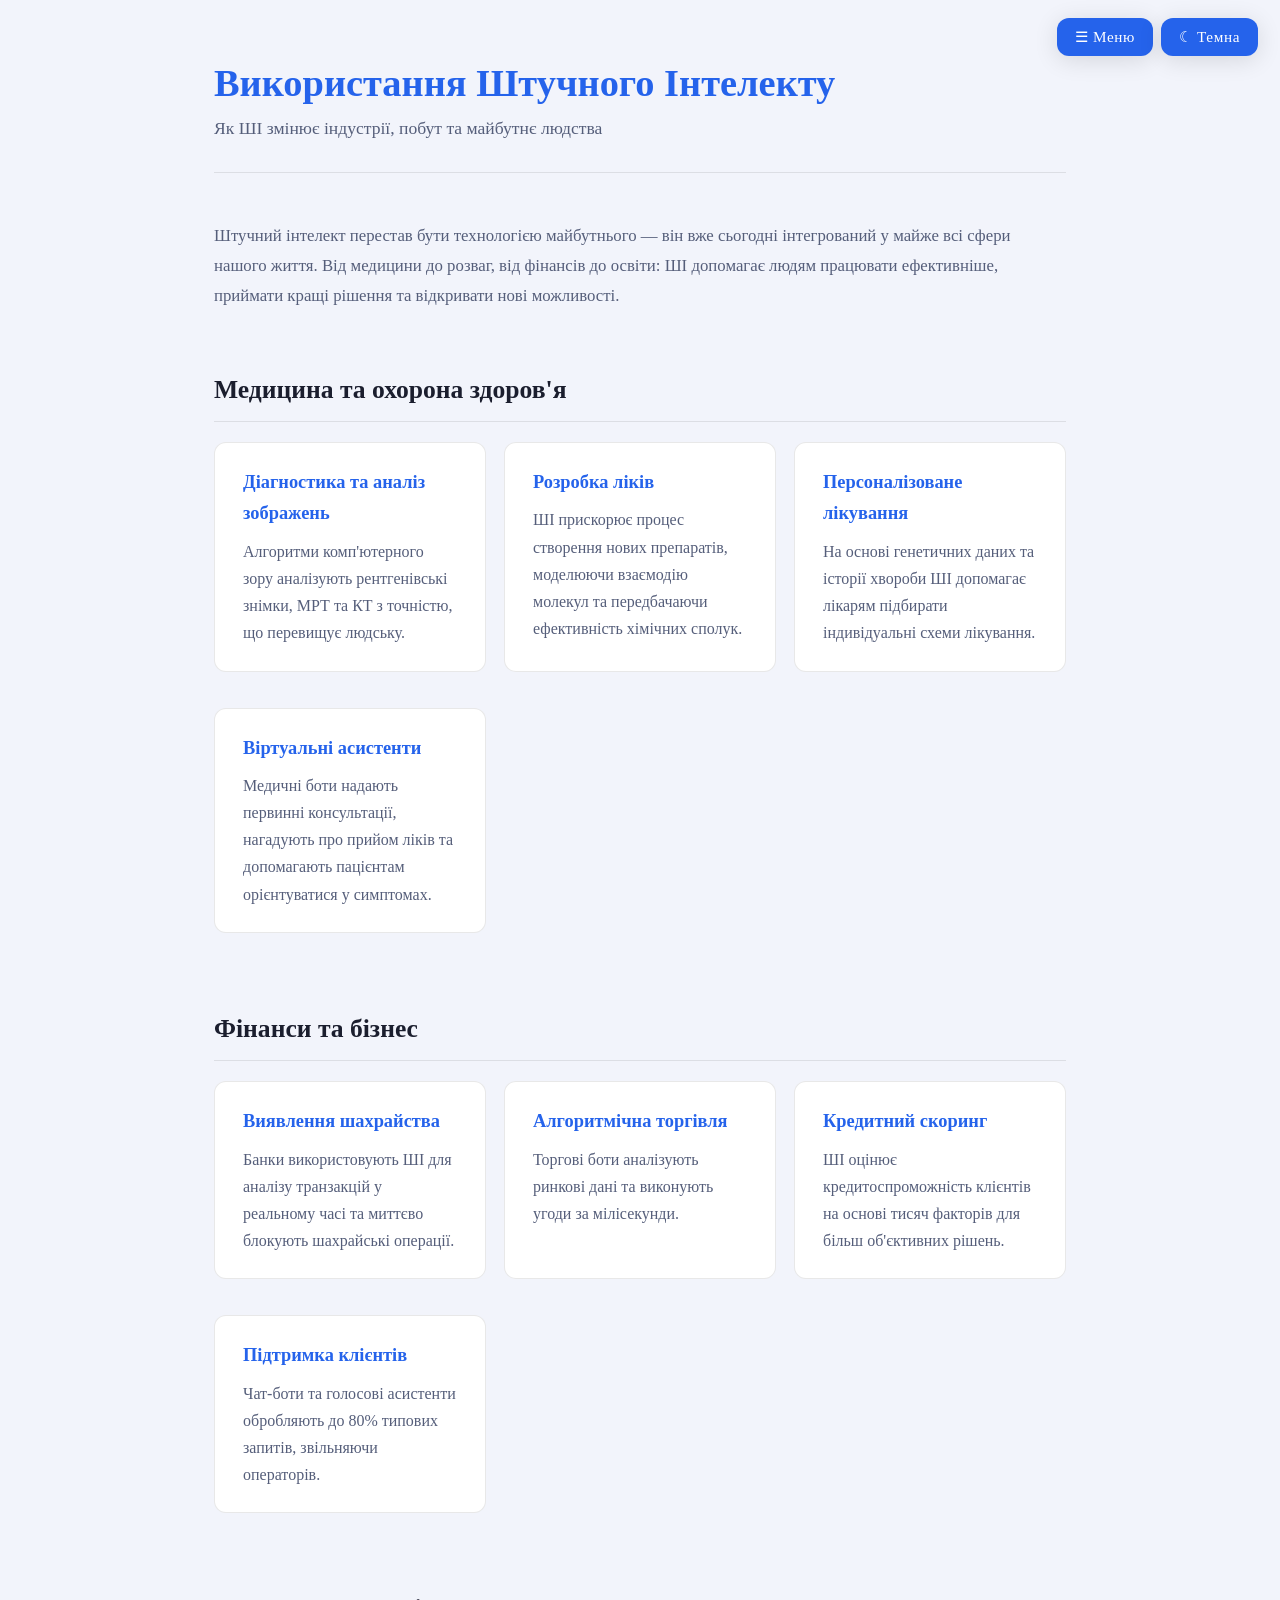
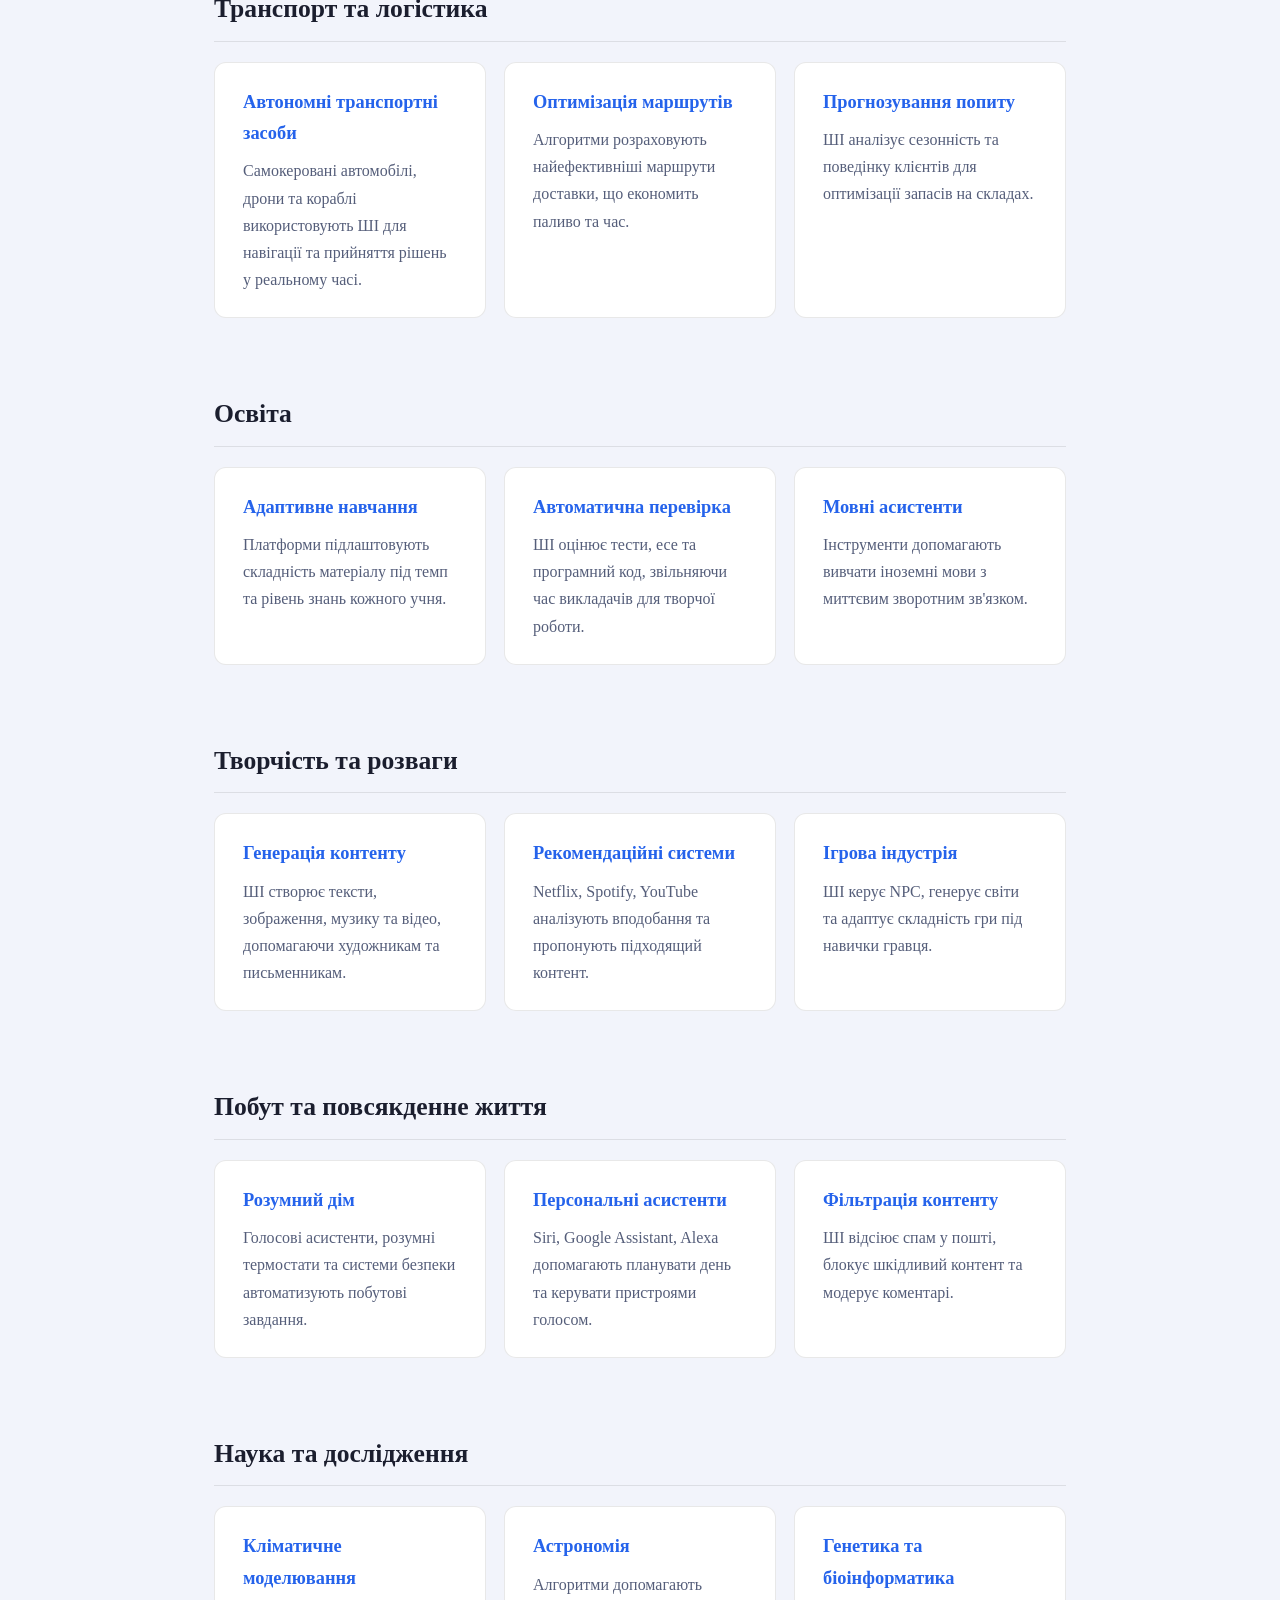
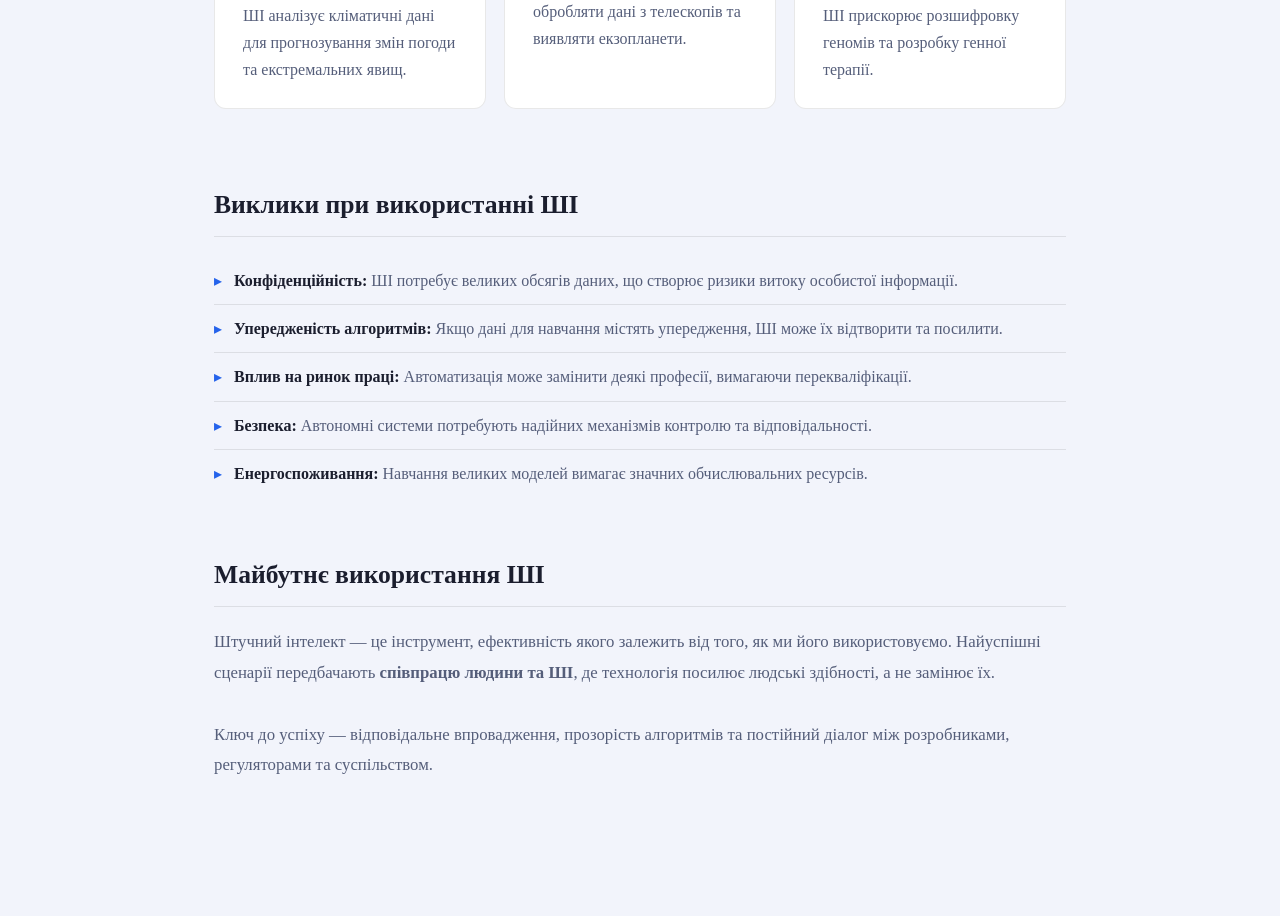
<file: applications.html>
<!DOCTYPE html>
<html lang="uk">
<head>
  <meta charset="UTF-8">
  <meta name="viewport" content="width=device-width, initial-scale=1.0">
  <meta name="description" content="Де використовується штучний інтелект: медицина, фінанси, транспорт, освіта, творчість і побут. Реальні приклади застосування ШІ сьогодні.">
  <meta name="robots" content="index, follow">
  <meta property="og:title" content="Використання Штучного Інтелекту">
  <meta property="og:description" content="Де використовується штучний інтелект: медицина, фінанси, транспорт, освіта, творчість і побут. Реальні приклади застосування ШІ сьогодні.">
  <meta property="og:type" content="website">
  <meta property="og:locale" content="uk_UA">
  <meta property="og:url" content="https://im2752844-wq.github.io/AI/applications.html">
  <link rel="canonical" href="https://im2752844-wq.github.io/AI/applications.html">
  <title>Використання ШІ</title>
  <link rel="stylesheet" href="Style.css">
</head>
<body>

  <nav class="nav" id="mainNav">
    <div class="nav__controls">
      <button class="nav__toggle" onclick="toggleNav()">☰ Меню</button>
      <button class="nav__theme-btn" id="themeToggle" onclick="toggleTheme()">☾ Темна</button>
    </div>
    <ul class="nav__list">
      <li><a href="index.html">Головна</a></li>
      <li><a href="aboutAI.html">Про ШІ</a></li>
      <li><a href="typesAI.html">Види ШІ</a></li>
      <li><a href="historyAI.html">Історія ШІ</a></li>
      <li><a href="newsAI.html">Новини</a></li>
    </ul>
  </nav>

  <button class="scroll-top-btn" id="scrollTopBtn" aria-label="Вгору">↑</button>

  <main class="page">

    <header class="page-header">
      <h1>Використання Штучного Інтелекту</h1>
      <p>Як ШІ змінює індустрії, побут та майбутнє людства</p>
    </header>

    <section class="section">
      <p class="intro-text">Штучний інтелект перестав бути технологією майбутнього — він вже сьогодні інтегрований у майже всі сфери нашого життя. Від медицини до розваг, від фінансів до освіти: ШІ допомагає людям працювати ефективніше, приймати кращі рішення та відкривати нові можливості.</p>
    </section>

    <section class="section">
      <h2>Медицина та охорона здоров'я</h2>
      <div class="card-grid">
        <div class="card">
          <h3>Діагностика та аналіз зображень</h3>
          <p>Алгоритми комп'ютерного зору аналізують рентгенівські знімки, МРТ та КТ з точністю, що перевищує людську.</p>
        </div>
        <div class="card">
          <h3>Розробка ліків</h3>
          <p>ШІ прискорює процес створення нових препаратів, моделюючи взаємодію молекул та передбачаючи ефективність хімічних сполук.</p>
        </div>
        <div class="card">
          <h3>Персоналізоване лікування</h3>
          <p>На основі генетичних даних та історії хвороби ШІ допомагає лікарям підбирати індивідуальні схеми лікування.</p>
        </div>
        <div class="card">
          <h3>Віртуальні асистенти</h3>
          <p>Медичні боти надають первинні консультації, нагадують про прийом ліків та допомагають пацієнтам орієнтуватися у симптомах.</p>
        </div>
      </div>
    </section>

    <section class="section">
      <h2>Фінанси та бізнес</h2>
      <div class="card-grid">
        <div class="card">
          <h3>Виявлення шахрайства</h3>
          <p>Банки використовують ШІ для аналізу транзакцій у реальному часі та миттєво блокують шахрайські операції.</p>
        </div>
        <div class="card">
          <h3>Алгоритмічна торгівля</h3>
          <p>Торгові боти аналізують ринкові дані та виконують угоди за мілісекунди.</p>
        </div>
        <div class="card">
          <h3>Кредитний скоринг</h3>
          <p>ШІ оцінює кредитоспроможність клієнтів на основі тисяч факторів для більш об'єктивних рішень.</p>
        </div>
        <div class="card">
          <h3>Підтримка клієнтів</h3>
          <p>Чат-боти та голосові асистенти обробляють до 80% типових запитів, звільняючи операторів.</p>
        </div>
      </div>
    </section>

    <section class="section">
      <h2>Транспорт та логістика</h2>
      <div class="card-grid">
        <div class="card">
          <h3>Автономні транспортні засоби</h3>
          <p>Самокеровані автомобілі, дрони та кораблі використовують ШІ для навігації та прийняття рішень у реальному часі.</p>
        </div>
        <div class="card">
          <h3>Оптимізація маршрутів</h3>
          <p>Алгоритми розраховують найефективніші маршрути доставки, що економить паливо та час.</p>
        </div>
        <div class="card">
          <h3>Прогнозування попиту</h3>
          <p>ШІ аналізує сезонність та поведінку клієнтів для оптимізації запасів на складах.</p>
        </div>
      </div>
    </section>

    <section class="section">
      <h2>Освіта</h2>
      <div class="card-grid">
        <div class="card">
          <h3>Адаптивне навчання</h3>
          <p>Платформи підлаштовують складність матеріалу під темп та рівень знань кожного учня.</p>
        </div>
        <div class="card">
          <h3>Автоматична перевірка</h3>
          <p>ШІ оцінює тести, есе та програмний код, звільняючи час викладачів для творчої роботи.</p>
        </div>
        <div class="card">
          <h3>Мовні асистенти</h3>
          <p>Інструменти допомагають вивчати іноземні мови з миттєвим зворотним зв'язком.</p>
        </div>
      </div>
    </section>

    <section class="section">
      <h2>Творчість та розваги</h2>
      <div class="card-grid">
        <div class="card">
          <h3>Генерація контенту</h3>
          <p>ШІ створює тексти, зображення, музику та відео, допомагаючи художникам та письменникам.</p>
        </div>
        <div class="card">
          <h3>Рекомендаційні системи</h3>
          <p>Netflix, Spotify, YouTube аналізують вподобання та пропонують підходящий контент.</p>
        </div>
        <div class="card">
          <h3>Ігрова індустрія</h3>
          <p>ШІ керує NPC, генерує світи та адаптує складність гри під навички гравця.</p>
        </div>
      </div>
    </section>

    <section class="section">
      <h2>Побут та повсякденне життя</h2>
      <div class="card-grid">
        <div class="card">
          <h3>Розумний дім</h3>
          <p>Голосові асистенти, розумні термостати та системи безпеки автоматизують побутові завдання.</p>
        </div>
        <div class="card">
          <h3>Персональні асистенти</h3>
          <p>Siri, Google Assistant, Alexa допомагають планувати день та керувати пристроями голосом.</p>
        </div>
        <div class="card">
          <h3>Фільтрація контенту</h3>
          <p>ШІ відсіює спам у пошті, блокує шкідливий контент та модерує коментарі.</p>
        </div>
      </div>
    </section>

    <section class="section">
      <h2>Наука та дослідження</h2>
      <div class="card-grid">
        <div class="card">
          <h3>Кліматичне моделювання</h3>
          <p>ШІ аналізує кліматичні дані для прогнозування змін погоди та екстремальних явищ.</p>
        </div>
        <div class="card">
          <h3>Астрономія</h3>
          <p>Алгоритми допомагають обробляти дані з телескопів та виявляти екзопланети.</p>
        </div>
        <div class="card">
          <h3>Генетика та біоінформатика</h3>
          <p>ШІ прискорює розшифровку геномів та розробку генної терапії.</p>
        </div>
      </div>
    </section>

    <section class="section">
      <h2>Виклики при використанні ШІ</h2>
      <ul class="styled-list">
        <li><strong>Конфіденційність:</strong> ШІ потребує великих обсягів даних, що створює ризики витоку особистої інформації.</li>
        <li><strong>Упередженість алгоритмів:</strong> Якщо дані для навчання містять упередження, ШІ може їх відтворити та посилити.</li>
        <li><strong>Вплив на ринок праці:</strong> Автоматизація може замінити деякі професії, вимагаючи перекваліфікації.</li>
        <li><strong>Безпека:</strong> Автономні системи потребують надійних механізмів контролю та відповідальності.</li>
        <li><strong>Енергоспоживання:</strong> Навчання великих моделей вимагає значних обчислювальних ресурсів.</li>
      </ul>
    </section>

    <section class="section">
      <h2>Майбутнє використання ШІ</h2>
      <p class="intro-text">Штучний інтелект — це інструмент, ефективність якого залежить від того, як ми його використовуємо. Найуспішні сценарії передбачають <strong>співпрацю людини та ШІ</strong>, де технологія посилює людські здібності, а не замінює їх.</p>
      <p class="intro-text">Ключ до успіху — відповідальне впровадження, прозорість алгоритмів та постійний діалог між розробниками, регуляторами та суспільством.</p>
    </section>

  </main>

  <script src="Main.JS" defer></script>
</body>
</html>
</file>
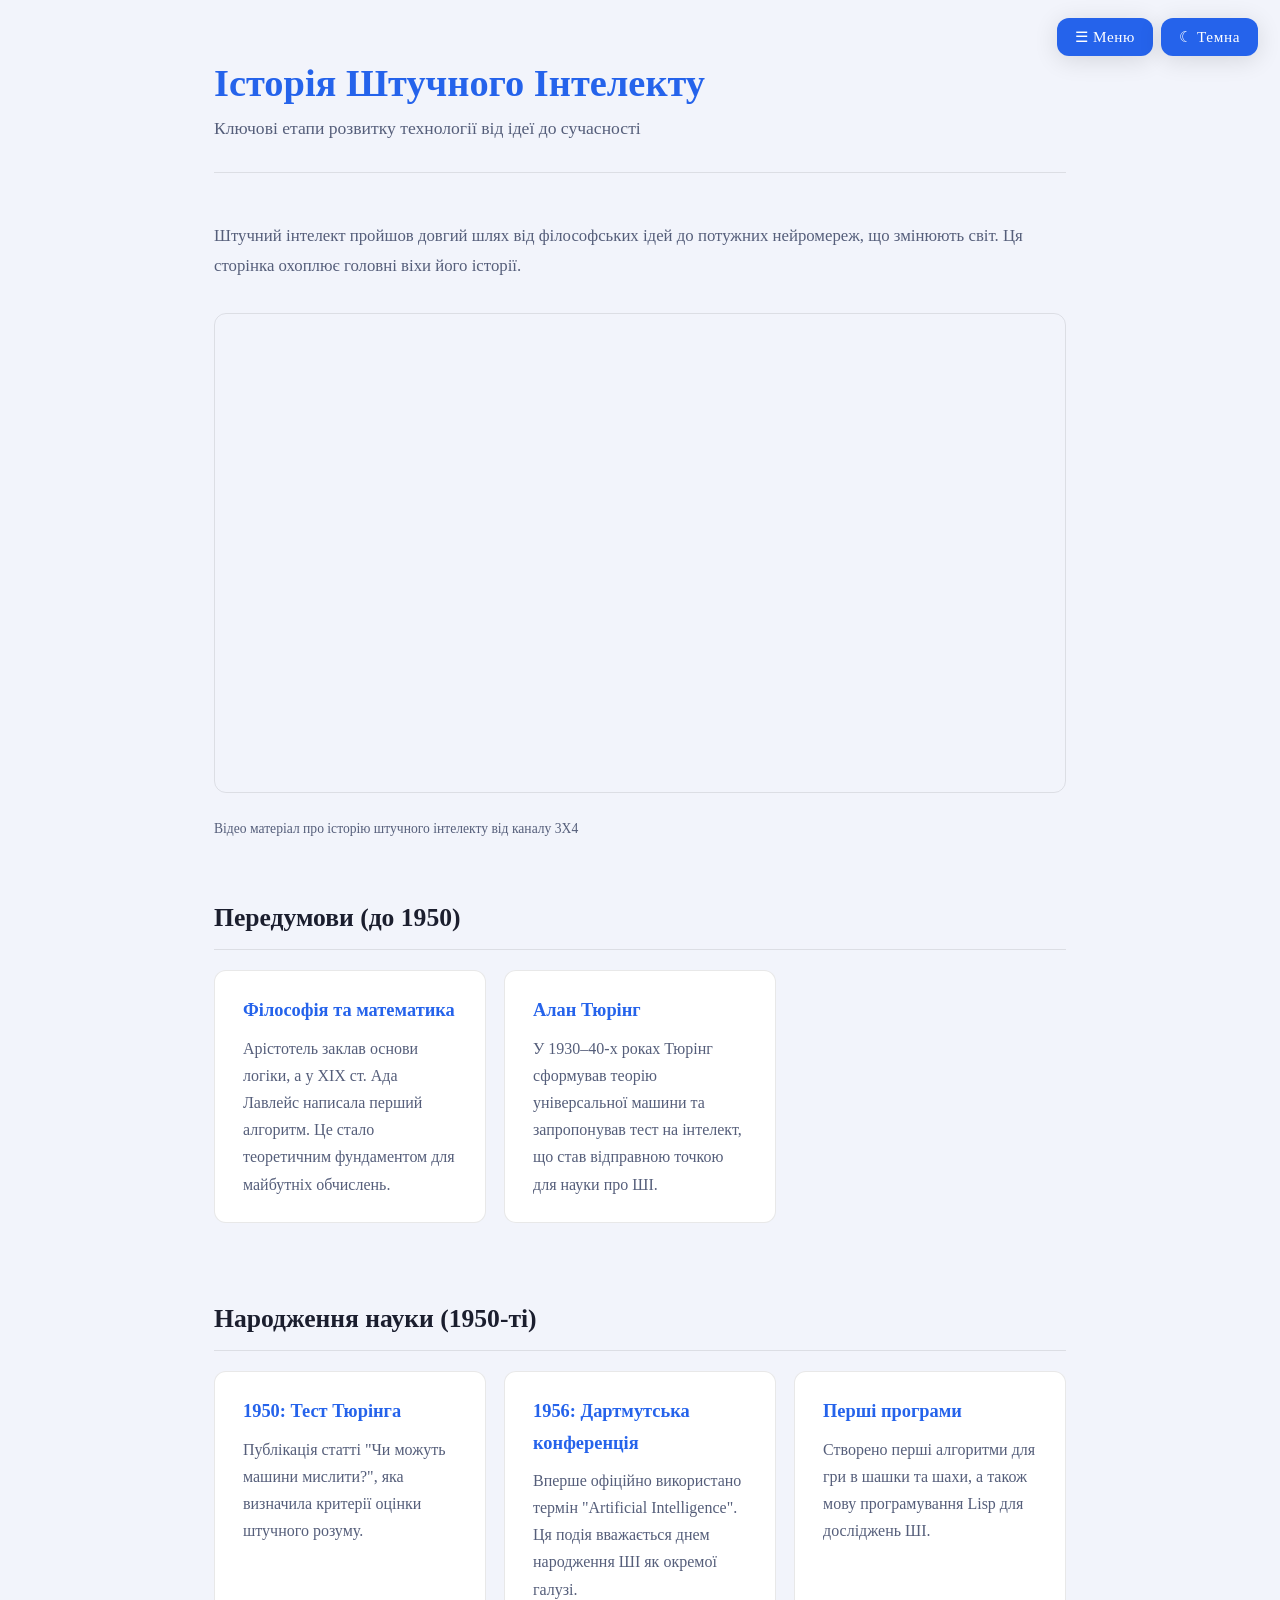
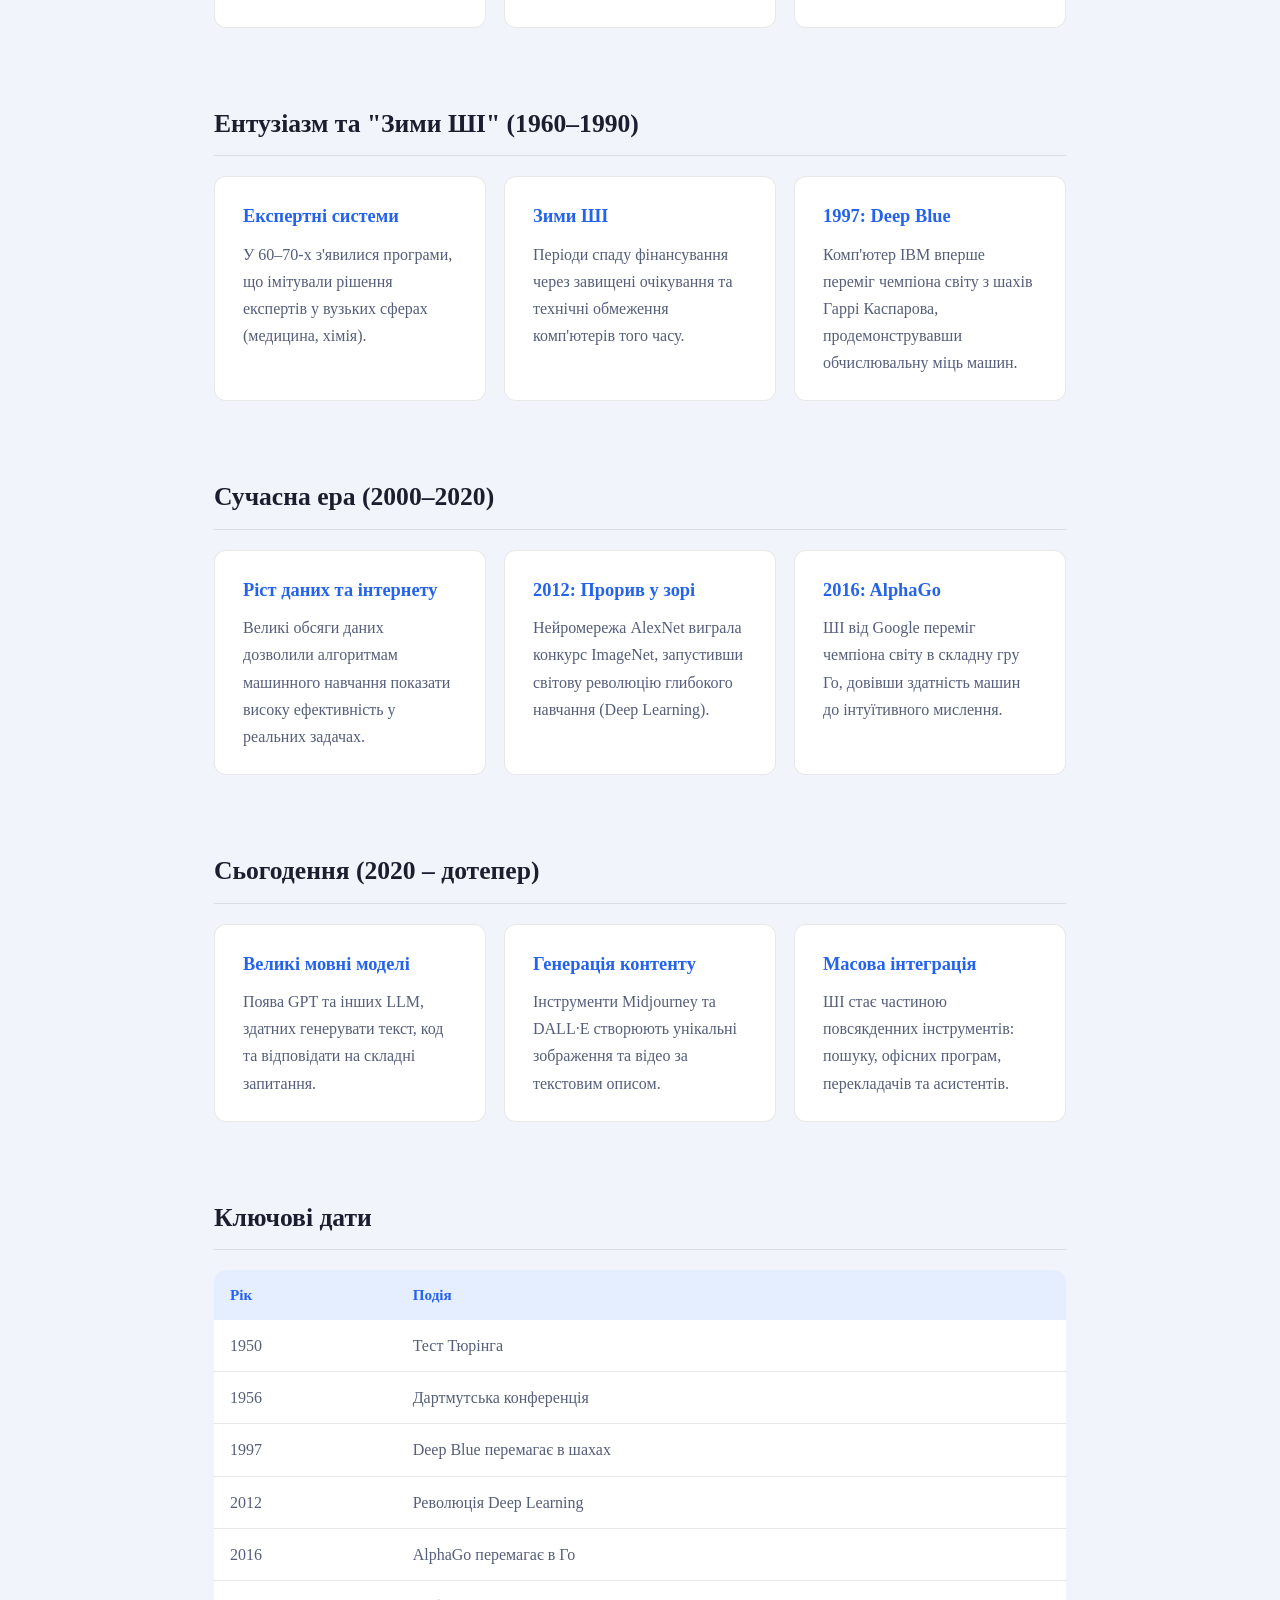
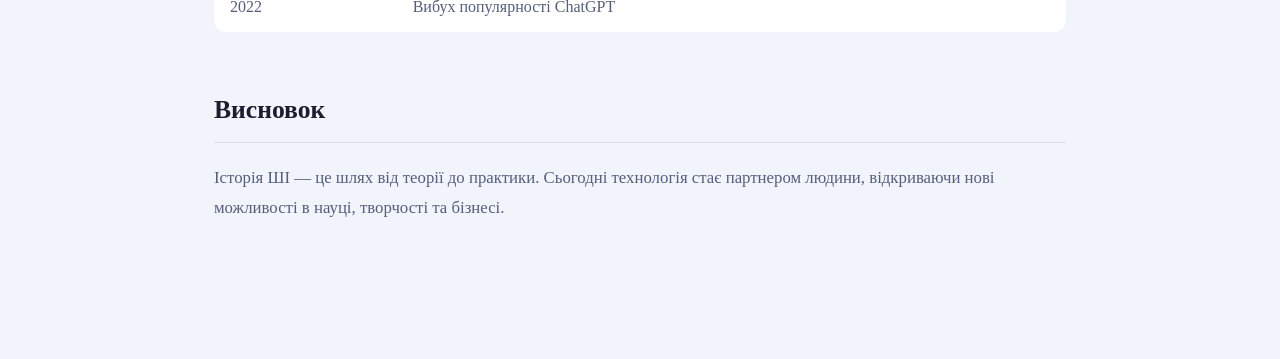
<file: historyAI.html>
<!DOCTYPE html>
<html lang="uk">
<head>
  <meta charset="UTF-8">
  <meta name="viewport" content="width=device-width, initial-scale=1.0">
  <meta name="description" content="Повна історія штучного інтелекту: від тесту Тюрінга 1950 року до сучасних великих мовних моделей GPT та Claude.">
  <meta name="robots" content="index, follow">
  <meta property="og:title" content="Історія Штучного Інтелекту">
  <meta property="og:description" content="Повна історія штучного інтелекту: від тесту Тюрінга 1950 року до сучасних великих мовних моделей GPT та Claude.">
  <meta property="og:type" content="website">
  <meta property="og:locale" content="uk_UA">
  <meta property="og:url" content="https://im2752844-wq.github.io/AI/historyAI.html">
  <link rel="canonical" href="https://im2752844-wq.github.io/AI/historyAI.html">
  <title>Історія ШІ</title>

  <!-- preconnect для YouTube (iframe на цій сторінці) -->
  <link rel="preconnect" href="https://www.youtube.com">
  <link rel="preconnect" href="https://i.ytimg.com">

  <link rel="stylesheet" href="Style.css">
</head>
<body>

  <nav class="nav" id="mainNav">
    <div class="nav__controls">
      <button class="nav__toggle" onclick="toggleNav()">☰ Меню</button>
      <button class="nav__theme-btn" id="themeToggle" onclick="toggleTheme()">☾ Темна</button>
    </div>
    <ul class="nav__list">
      <li><a href="index.html">Головна</a></li>
      <li><a href="aboutAI.html">Про ШІ</a></li>
      <li><a href="typesAI.html">Види ШІ</a></li>
      <li><a href="applications.html">Використання ШІ</a></li>
      <li><a href="newsAI.html">Новини</a></li>
    </ul>
  </nav>

  <button class="scroll-top-btn" id="scrollTopBtn" aria-label="Вгору">↑</button>

  <main class="page">

    <header class="page-header">
      <h1>Історія Штучного Інтелекту</h1>
      <p>Ключові етапи розвитку технології від ідеї до сучасності</p>
    </header>

    <section class="section">
      <p class="intro-text">Штучний інтелект пройшов довгий шлях від філософських ідей до потужних нейромереж, що змінюють світ. Ця сторінка охоплює головні віхи його історії.</p>
      <div class="video-wrap">

        <iframe
          src="https://www.youtube.com/embed/4xnQqnec-U8?si=HKFiWmlZ4BygMqIt"
          title="Відео про історію ШІ"
          frameborder="0"
          loading="lazy"
          allow="accelerometer; autoplay; clipboard-write; encrypted-media; gyroscope; picture-in-picture; web-share"
          referrerpolicy="strict-origin-when-cross-origin"
          allowfullscreen>
        </iframe>
      </div>
      <p style="color:var(--text-muted); font-size:0.85rem; margin-top:6px">Відео матеріал про історію штучного інтелекту від каналу 3Х4</p>
    </section>

    <section class="section">
      <h2>Передумови (до 1950)</h2>
      <div class="card-grid">
        <div class="card">
          <h3>Філософія та математика</h3>
          <p>Арістотель заклав основи логіки, а у XIX ст. Ада Лавлейс написала перший алгоритм. Це стало теоретичним фундаментом для майбутніх обчислень.</p>
        </div>
        <div class="card">
          <h3>Алан Тюрінг</h3>
          <p>У 1930–40-х роках Тюрінг сформував теорію універсальної машини та запропонував тест на інтелект, що став відправною точкою для науки про ШІ.</p>
        </div>
      </div>
    </section>

    <section class="section">
      <h2>Народження науки (1950-ті)</h2>
      <div class="card-grid">
        <div class="card">
          <h3>1950: Тест Тюрінга</h3>
          <p>Публікація статті "Чи можуть машини мислити?", яка визначила критерії оцінки штучного розуму.</p>
        </div>
        <div class="card">
          <h3>1956: Дартмутська конференція</h3>
          <p>Вперше офіційно використано термін "Artificial Intelligence". Ця подія вважається днем народження ШІ як окремої галузі.</p>
        </div>
        <div class="card">
          <h3>Перші програми</h3>
          <p>Створено перші алгоритми для гри в шашки та шахи, а також мову програмування Lisp для досліджень ШІ.</p>
        </div>
      </div>
    </section>

    <section class="section">
      <h2>Ентузіазм та "Зими ШІ" (1960–1990)</h2>
      <div class="card-grid">
        <div class="card">
          <h3>Експертні системи</h3>
          <p>У 60–70-х з'явилися програми, що імітували рішення експертів у вузьких сферах (медицина, хімія).</p>
        </div>
        <div class="card">
          <h3>Зими ШІ</h3>
          <p>Періоди спаду фінансування через завищені очікування та технічні обмеження комп'ютерів того часу.</p>
        </div>
        <div class="card">
          <h3>1997: Deep Blue</h3>
          <p>Комп'ютер IBM вперше переміг чемпіона світу з шахів Гаррі Каспарова, продемонструвавши обчислювальну міць машин.</p>
        </div>
      </div>
    </section>

    <section class="section">
      <h2>Сучасна ера (2000–2020)</h2>
      <div class="card-grid">
        <div class="card">
          <h3>Ріст даних та інтернету</h3>
          <p>Великі обсяги даних дозволили алгоритмам машинного навчання показати високу ефективність у реальних задачах.</p>
        </div>
        <div class="card">
          <h3>2012: Прорив у зорі</h3>
          <p>Нейромережа AlexNet виграла конкурс ImageNet, запустивши світову революцію глибокого навчання (Deep Learning).</p>
        </div>
        <div class="card">
          <h3>2016: AlphaGo</h3>
          <p>ШІ від Google переміг чемпіона світу в складну гру Го, довівши здатність машин до інтуїтивного мислення.</p>
        </div>
      </div>
    </section>

    <section class="section">
      <h2>Сьогодення (2020 – дотепер)</h2>
      <div class="card-grid">
        <div class="card">
          <h3>Великі мовні моделі</h3>
          <p>Поява GPT та інших LLM, здатних генерувати текст, код та відповідати на складні запитання.</p>
        </div>
        <div class="card">
          <h3>Генерація контенту</h3>
          <p>Інструменти Midjourney та DALL·E створюють унікальні зображення та відео за текстовим описом.</p>
        </div>
        <div class="card">
          <h3>Масова інтеграція</h3>
          <p>ШІ стає частиною повсякденних інструментів: пошуку, офісних програм, перекладачів та асистентів.</p>
        </div>
      </div>
    </section>

    <section class="section">
      <h2>Ключові дати</h2>
      <div class="table-scroll-wrap">
        <table class="styled-table">
          <thead>
            <tr>
              <th>Рік</th>
              <th>Подія</th>
            </tr>
          </thead>
          <tbody>
            <tr><td>1950</td><td>Тест Тюрінга</td></tr>
            <tr><td>1956</td><td>Дартмутська конференція</td></tr>
            <tr><td>1997</td><td>Deep Blue перемагає в шахах</td></tr>
            <tr><td>2012</td><td>Революція Deep Learning</td></tr>
            <tr><td>2016</td><td>AlphaGo перемагає в Го</td></tr>
            <tr><td>2022</td><td>Вибух популярності ChatGPT</td></tr>
          </tbody>
        </table>
      </div>
    </section>

    <section class="section">
      <h2>Висновок</h2>
      <p class="intro-text">Історія ШІ — це шлях від теорії до практики. Сьогодні технологія стає партнером людини, відкриваючи нові можливості в науці, творчості та бізнесі.</p>
    </section>

  </main>

  <!-- defer — скрипт завантажується паралельно, виконується після HTML -->
  <script src="Main.JS" defer></script>
</body>
</html>
</file>
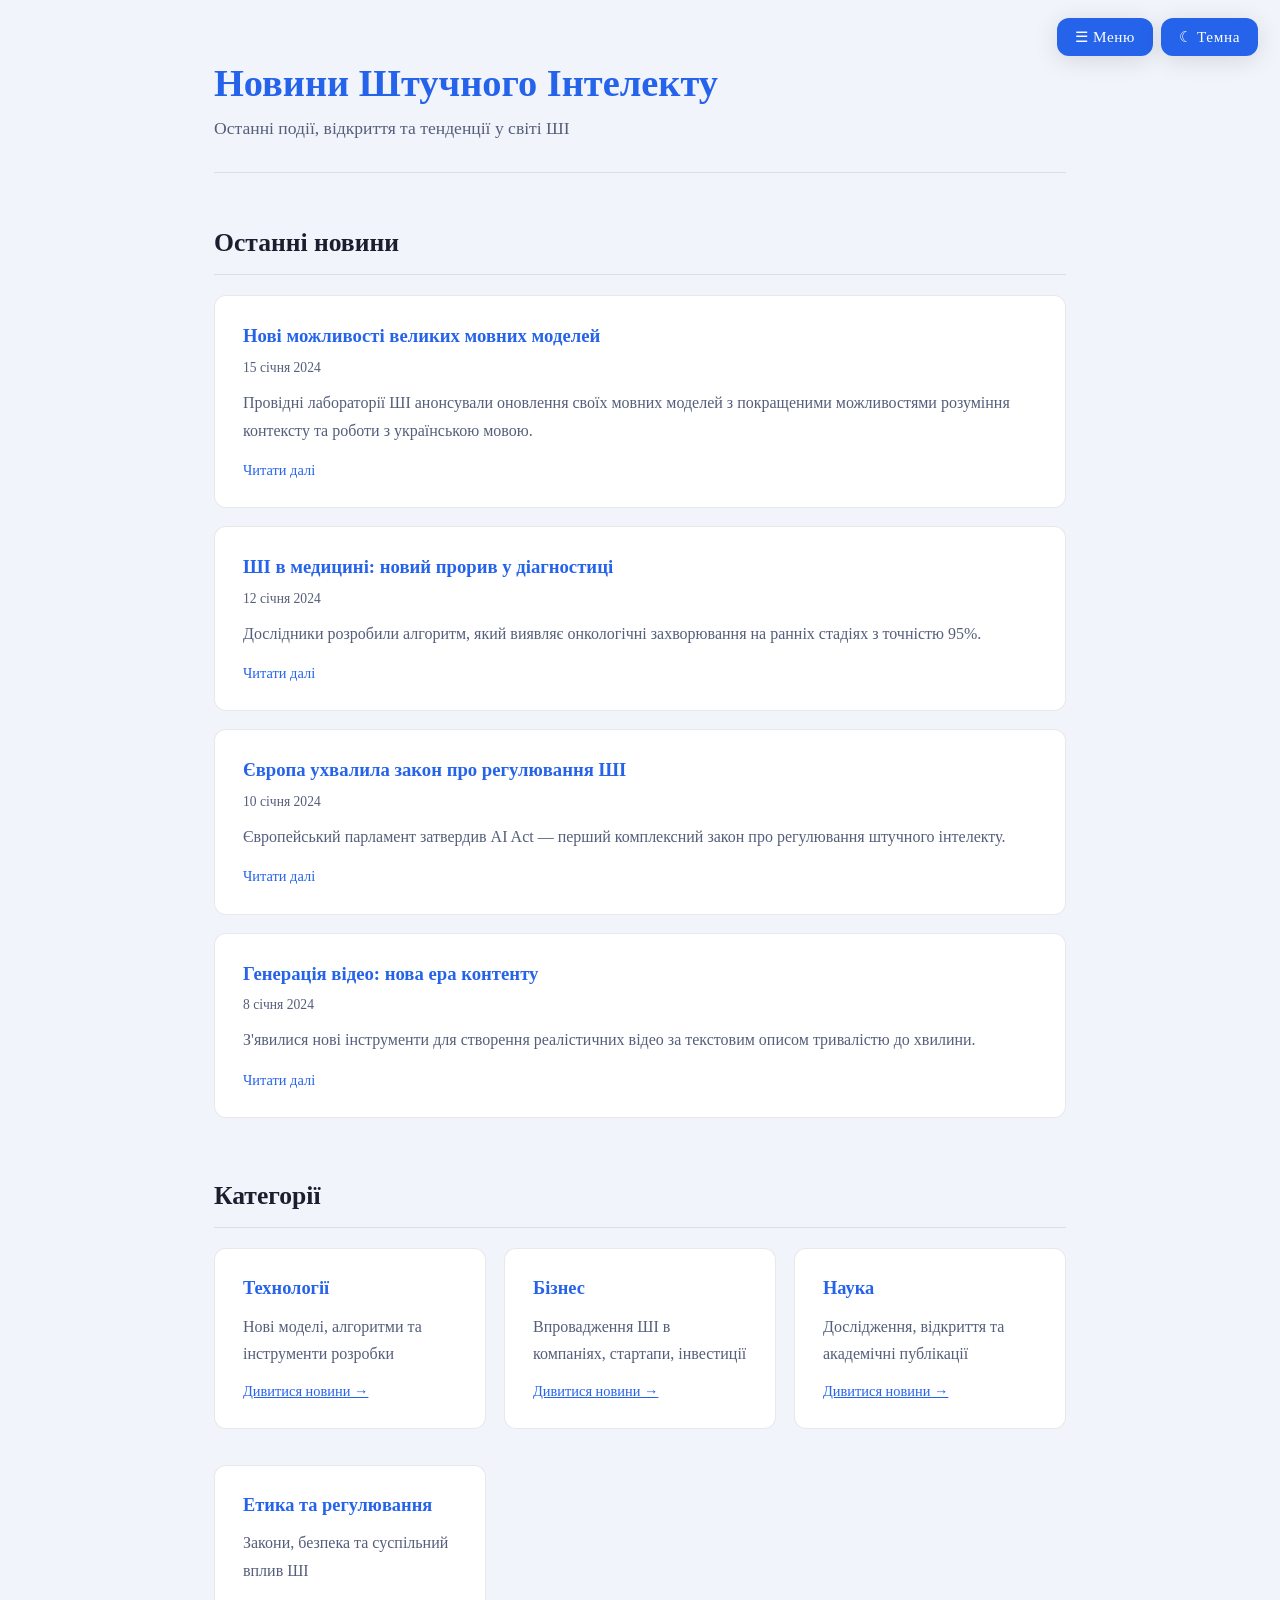
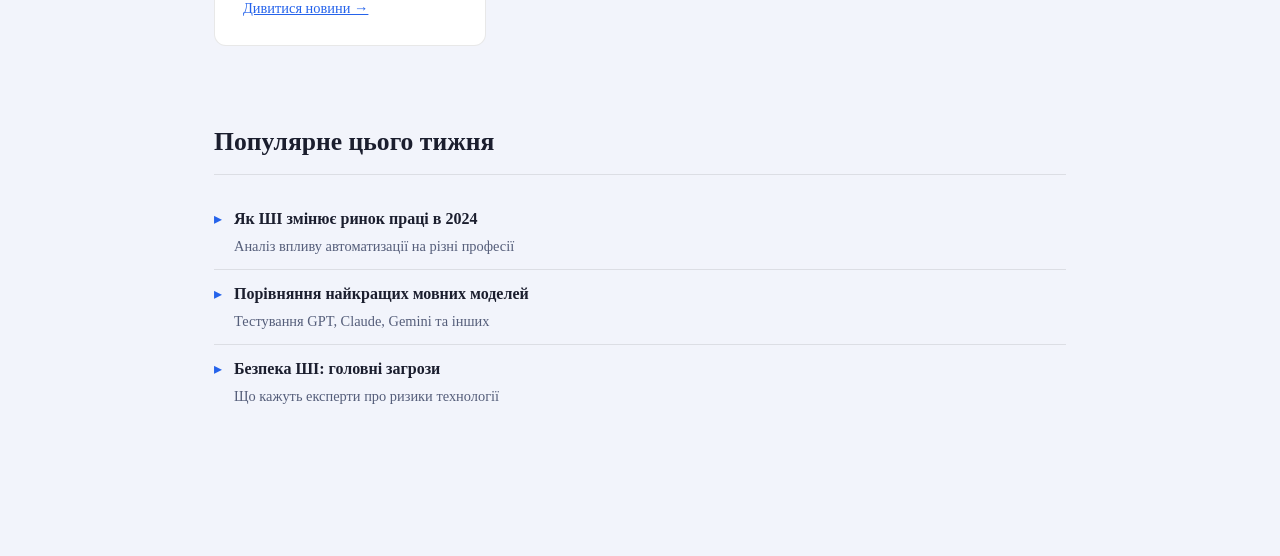
<file: newsAI.html>
<!DOCTYPE html>
<html lang="uk">
<head>
  <meta charset="UTF-8">
  <meta name="viewport" content="width=device-width, initial-scale=1.0">
  <meta name="description" content="Останні новини штучного інтелекту: нові моделі, прориви в медицині, регулювання ШІ в Європі та світі.">
  <meta name="robots" content="index, follow">
  <meta property="og:title" content="Новини Штучного Інтелекту">
  <meta property="og:description" content="Останні новини штучного інтелекту: нові моделі, прориви в медицині, регулювання ШІ в Європі та світі.">
  <meta property="og:type" content="website">
  <meta property="og:locale" content="uk_UA">
  <meta property="og:url" content="https://im2752844-wq.github.io/AI/newsAI.html">
  <link rel="canonical" href="https://im2752844-wq.github.io/AI/newsAI.html">
  <title>Новини ШІ</title>
  <link rel="stylesheet" href="Style.css">
</head>
<body>

  <nav class="nav" id="mainNav">
    <div class="nav__controls">
      <button class="nav__toggle" onclick="toggleNav()">☰ Меню</button>
      <button class="nav__theme-btn" id="themeToggle" onclick="toggleTheme()">☾ Темна</button>
    </div>
    <ul class="nav__list">
      <li><a href="index.html">Головна</a></li>
      <li><a href="aboutAI.html">Про ШІ</a></li>
      <li><a href="typesAI.html">Види ШІ</a></li>
      <li><a href="applications.html">Використання ШІ</a></li>
      <li><a href="historyAI.html">Історія ШІ</a></li>
    </ul>
  </nav>

  <button class="scroll-top-btn" id="scrollTopBtn" aria-label="Вгору">↑</button>

  <main class="page">

    <header class="page-header">
      <h1>Новини Штучного Інтелекту</h1>
      <p>Останні події, відкриття та тенденції у світі ШІ</p>
    </header>

    <section class="section">
      <h2>Останні новини</h2>

      <div class="news-article">
        <h3>Нові можливості великих мовних моделей</h3>
        <time datetime="2024-01-15">15 січня 2024</time>
        <p>Провідні лабораторії ШІ анонсували оновлення своїх мовних моделей з покращеними можливостями розуміння контексту та роботи з українською мовою.</p>
        <a href="#">Читати далі</a>
      </div>

      <div class="news-article">
        <h3>ШІ в медицині: новий прорив у діагностиці</h3>
        <time datetime="2024-01-12">12 січня 2024</time>
        <p>Дослідники розробили алгоритм, який виявляє онкологічні захворювання на ранніх стадіях з точністю 95%.</p>
        <a href="#">Читати далі</a>
      </div>

      <div class="news-article">
        <h3>Європа ухвалила закон про регулювання ШІ</h3>
        <time datetime="2024-01-10">10 січня 2024</time>
        <p>Європейський парламент затвердив AI Act — перший комплексний закон про регулювання штучного інтелекту.</p>
        <a href="#">Читати далі</a>
      </div>

      <div class="news-article">
        <h3>Генерація відео: нова ера контенту</h3>
        <time datetime="2024-01-08">8 січня 2024</time>
        <p>З'явилися нові інструменти для створення реалістичних відео за текстовим описом тривалістю до хвилини.</p>
        <a href="#">Читати далі</a>
      </div>
    </section>

    <section class="section">
      <h2>Категорії</h2>
      <div class="card-grid">
        <div class="card">
          <h3>Технології</h3>
          <p>Нові моделі, алгоритми та інструменти розробки</p>
          <a href="https://career.softserveinc.com/uk-ua/stories/best-generative-ai-tools-for-developers-and-businesses" style="display:inline-block; margin-top:12px; font-size:0.9rem">Дивитися новини →</a>
        </div>
        <div class="card">
          <h3>Бізнес</h3>
          <p>Впровадження ШІ в компаніях, стартапи, інвестиції</p>
          <a href="https://blog.depositphotos.com/ua/yak-zapustiti-shi-startap.html" style="display:inline-block; margin-top:12px; font-size:0.9rem">Дивитися новини →</a>
        </div>
        <div class="card">
          <h3>Наука</h3>
          <p>Дослідження, відкриття та академічні публікації</p>
          <a href="https://mindthegraph.com/blog/uk/ai-in-academic-research/" style="display:inline-block; margin-top:12px; font-size:0.9rem">Дивитися новини →</a>
        </div>
        <div class="card">
          <h3>Етика та регулювання</h3>
          <p>Закони, безпека та суспільний вплив ШІ</p>
          <a href="https://biz.ligazakon.net/analitycs/241001_pravove-regulyuvannya-vikoristannya-shtuchnogo-ntelektu-v-ukran-ta-s" style="display:inline-block; margin-top:12px; font-size:0.9rem">Дивитися новини →</a>
        </div>
      </div>
    </section>

    <section class="section">
      <h2>Популярне цього тижня</h2>
      <ul class="styled-list">
        <li>
          <strong>Як ШІ змінює ринок праці в 2024</strong><br>
          <span style="font-size:0.9rem">Аналіз впливу автоматизації на різні професії</span>
        </li>
        <li>
          <strong>Порівняння найкращих мовних моделей</strong><br>
          <span style="font-size:0.9rem">Тестування GPT, Claude, Gemini та інших</span>
        </li>
        <li>
          <strong>Безпека ШІ: головні загрози</strong><br>
          <span style="font-size:0.9rem">Що кажуть експерти про ризики технології</span>
        </li>
      </ul>
    </section>

  </main>

  <script src="Main.JS" defer></script>
</body>
</html>
</file>
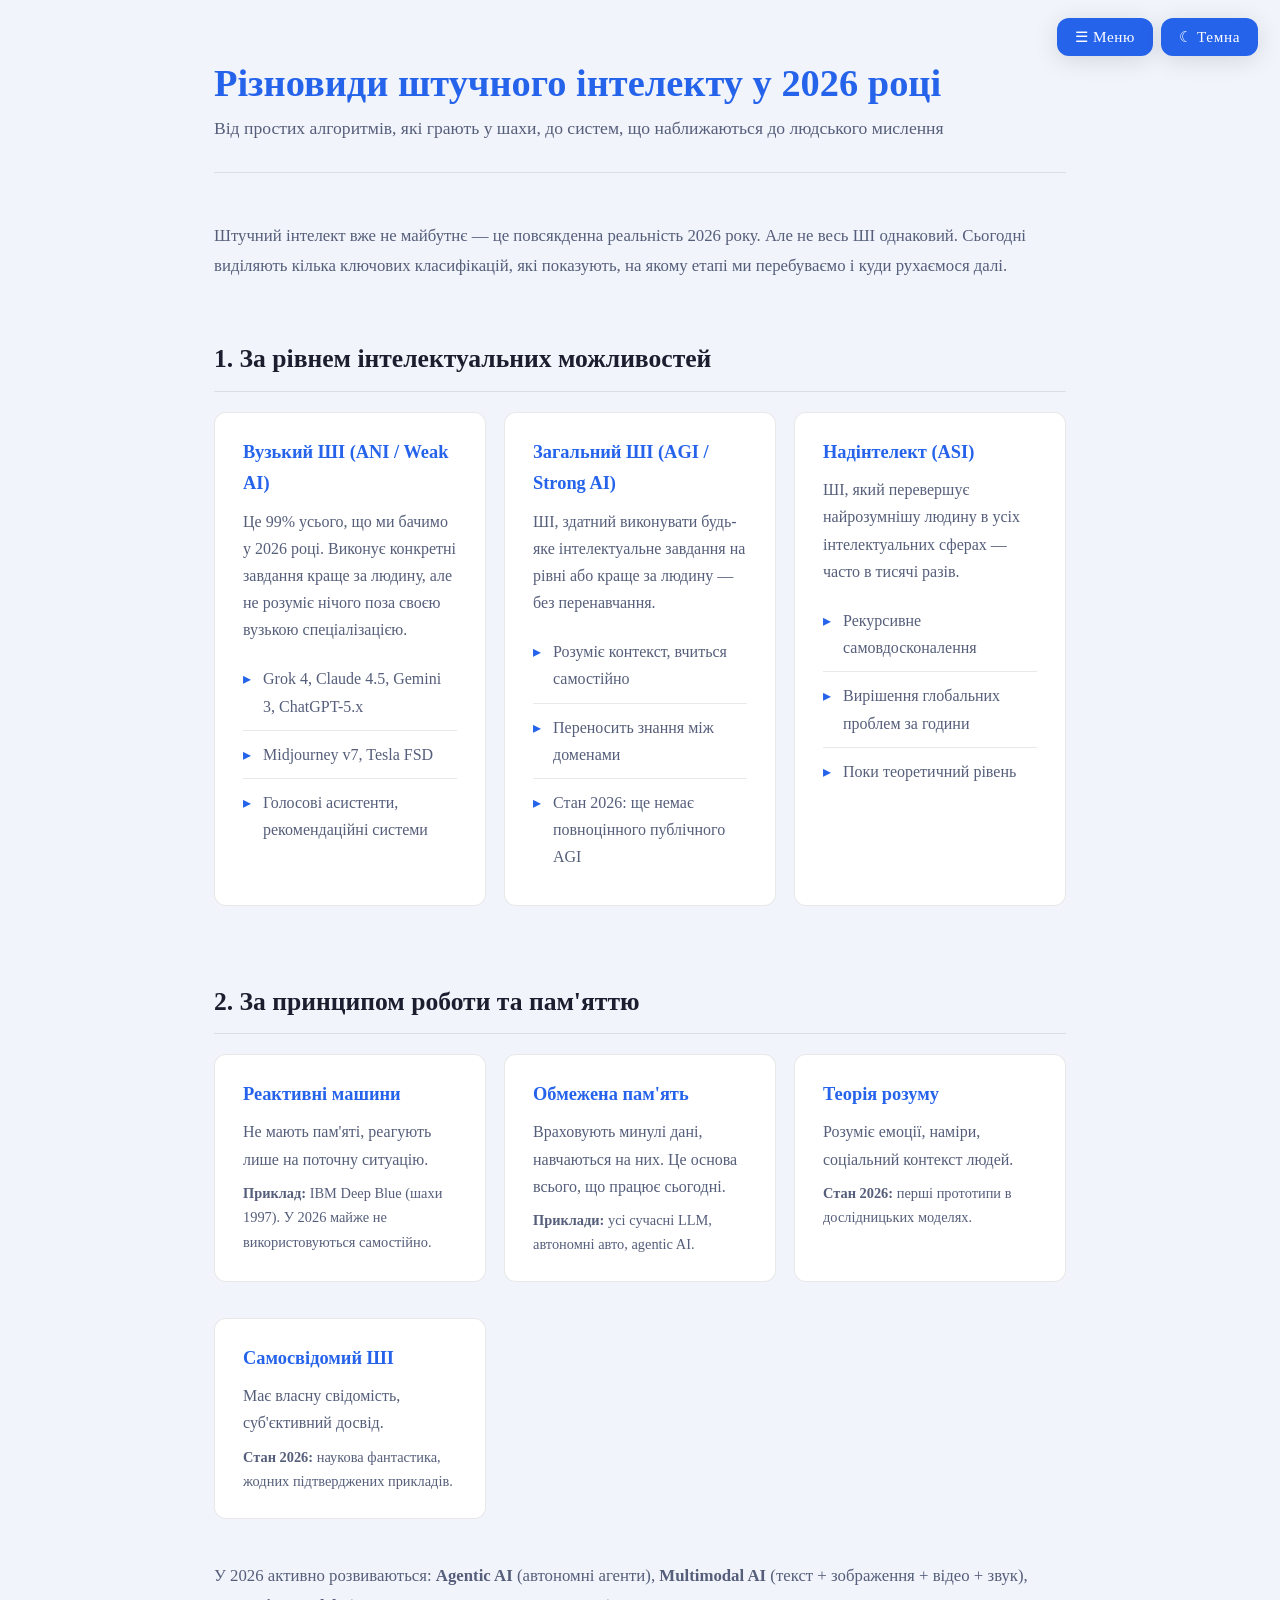
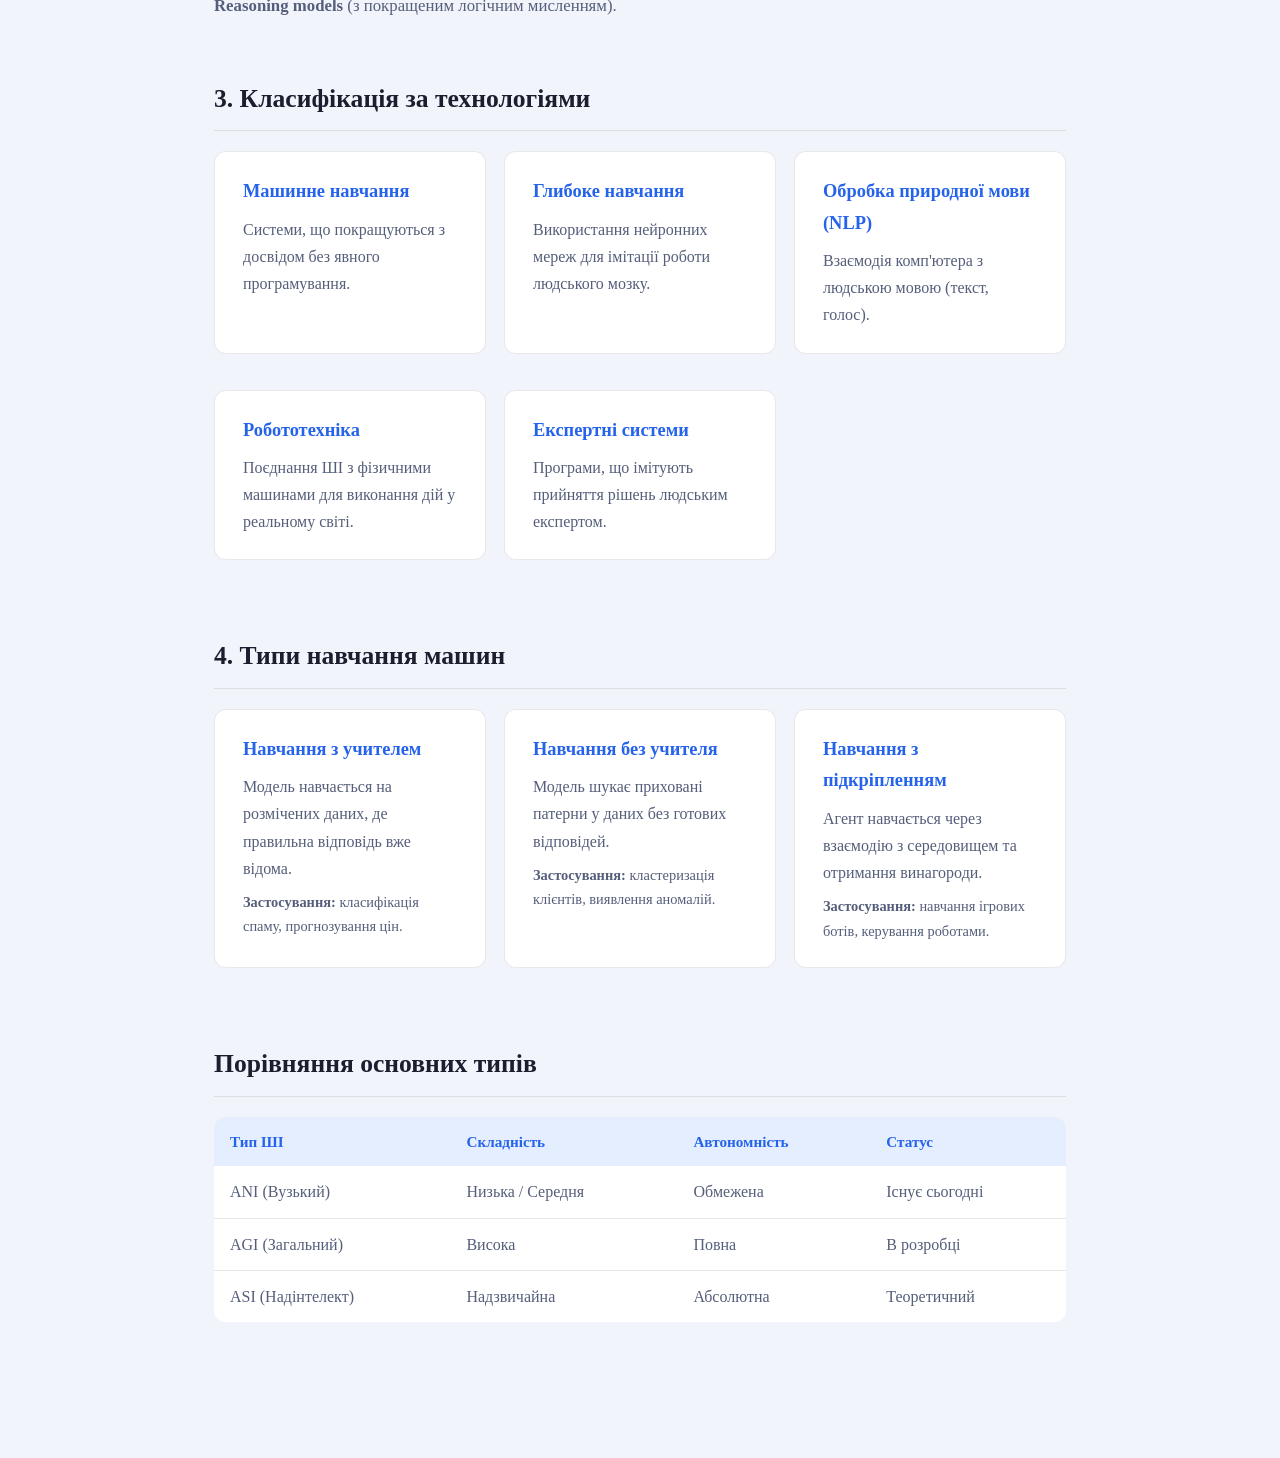
<file: typesAI.html>
<!DOCTYPE html>
<html lang="uk">
<head>
  <meta charset="UTF-8">
  <meta name="viewport" content="width=device-width, initial-scale=1.0">
  <meta name="description" content="Всі види штучного інтелекту: вузький ANI, загальний AGI, надінтелект ASI. Класифікація за пам'яттю та технологіями у 2026 році.">
  <meta name="robots" content="index, follow">
  <meta property="og:title" content="Різновиди штучного інтелекту у 2026 році">
  <meta property="og:description" content="Всі види штучного інтелекту: вузький ANI, загальний AGI, надінтелект ASI. Класифікація за пам'яттю та технологіями у 2026 році.">
  <meta property="og:type" content="website">
  <meta property="og:locale" content="uk_UA">
  <meta property="og:url" content="https://im2752844-wq.github.io/AI/typesAI.html">
  <link rel="canonical" href="https://im2752844-wq.github.io/AI/typesAI.html">
  <title>Різновиди ШІ</title>
  <link rel="stylesheet" href="Style.css">
</head>
<body>

  <nav class="nav" id="mainNav">
    <div class="nav__controls">
      <button class="nav__toggle" onclick="toggleNav()">☰ Меню</button>
      <button class="nav__theme-btn" id="themeToggle" onclick="toggleTheme()">☾ Темна</button>
    </div>
    <ul class="nav__list">
      <li><a href="index.html">Головна</a></li>
      <li><a href="aboutAI.html">Про ШІ</a></li>
      <li><a href="applications.html">Використання ШІ</a></li>
      <li><a href="historyAI.html">Історія ШІ</a></li>
      <li><a href="newsAI.html">Новини</a></li>
    </ul>
  </nav>

  <button class="scroll-top-btn" id="scrollTopBtn" aria-label="Вгору">↑</button>

  <main class="page">

    <header class="page-header">
      <h1 id = "first">Різновиди штучного інтелекту у 2026 році</h1>
      <p>Від простих алгоритмів, які грають у шахи, до систем, що наближаються до людського мислення</p>
    </header>

    <section class="section">
      <p class="intro-text">Штучний інтелект вже не майбутнє — це повсякденна реальність 2026 року. Але не весь ШІ однаковий. Сьогодні виділяють кілька ключових класифікацій, які показують, на якому етапі ми перебуваємо і куди рухаємося далі.</p>
    </section>

    <section class="section">
      <h2>1. За рівнем інтелектуальних можливостей</h2>
      <div class="card-grid">
        <div class="card">
          <h3>Вузький ШІ (ANI / Weak AI)</h3>
          <p>Це 99% усього, що ми бачимо у 2026 році. Виконує конкретні завдання краще за людину, але не розуміє нічого поза своєю вузькою спеціалізацією.</p>
          <ul class="styled-list" style="margin-top:12px">
            <li>Grok 4, Claude 4.5, Gemini 3, ChatGPT-5.x</li>
            <li>Midjourney v7, Tesla FSD</li>
            <li>Голосові асистенти, рекомендаційні системи</li>
          </ul>
        </div>
        <div class="card">
          <h3>Загальний ШІ (AGI / Strong AI)</h3>
          <p>ШІ, здатний виконувати будь-яке інтелектуальне завдання на рівні або краще за людину — без перенавчання.</p>
          <ul class="styled-list" style="margin-top:12px">
            <li>Розуміє контекст, вчиться самостійно</li>
            <li>Переносить знання між доменами</li>
            <li>Стан 2026: ще немає повноцінного публічного AGI</li>
          </ul>
        </div>
        <div class="card">
          <h3>Надінтелект (ASI)</h3>
          <p>ШІ, який перевершує найрозумнішу людину в усіх інтелектуальних сферах — часто в тисячі разів.</p>
          <ul class="styled-list" style="margin-top:12px">
            <li>Рекурсивне самовдосконалення</li>
            <li>Вирішення глобальних проблем за години</li>
            <li>Поки теоретичний рівень</li>
          </ul>
        </div>
      </div>
    </section>

    <section class="section">
      <h2>2. За принципом роботи та пам'яттю</h2>
      <div class="card-grid">
        <div class="card">
          <h3>Реактивні машини</h3>
          <p>Не мають пам'яті, реагують лише на поточну ситуацію.</p>
          <p style="color:var(--text-muted); margin-top:8px; font-size:0.9rem"><strong>Приклад:</strong> IBM Deep Blue (шахи 1997). У 2026 майже не використовуються самостійно.</p>
        </div>
        <div class="card">
          <h3>Обмежена пам'ять</h3>
          <p>Враховують минулі дані, навчаються на них. Це основа всього, що працює сьогодні.</p>
          <p style="color:var(--text-muted); margin-top:8px; font-size:0.9rem"><strong>Приклади:</strong> усі сучасні LLM, автономні авто, agentic AI.</p>
        </div>
        <div class="card">
          <h3>Теорія розуму</h3>
          <p>Розуміє емоції, наміри, соціальний контекст людей.</p>
          <p style="color:var(--text-muted); margin-top:8px; font-size:0.9rem"><strong>Стан 2026:</strong> перші прототипи в дослідницьких моделях.</p>
        </div>
        <div class="card">
          <h3>Самосвідомий ШІ</h3>
          <p>Має власну свідомість, суб'єктивний досвід.</p>
          <p style="color:var(--text-muted); margin-top:8px; font-size:0.9rem"><strong>Стан 2026:</strong> наукова фантастика, жодних підтверджених прикладів.</p>
        </div>
      </div>
      <p class="intro-text" style="margin-top:24px">У 2026 активно розвиваються: <strong>Agentic AI</strong> (автономні агенти), <strong>Multimodal AI</strong> (текст + зображення + відео + звук), <strong>Reasoning models</strong> (з покращеним логічним мисленням).</p>
    </section>

    <section class="section">
      <h2>3. Класифікація за технологіями</h2>
      <div class="card-grid">
        <div class="card">
          <h3>Машинне навчання</h3>
          <p>Системи, що покращуються з досвідом без явного програмування.</p>
        </div>
        <div class="card">
          <h3>Глибоке навчання</h3>
          <p>Використання нейронних мереж для імітації роботи людського мозку.</p>
        </div>
        <div class="card">
          <h3>Обробка природної мови (NLP)</h3>
          <p>Взаємодія комп'ютера з людською мовою (текст, голос).</p>
        </div>
        <div class="card">
          <h3>Робототехніка</h3>
          <p>Поєднання ШІ з фізичними машинами для виконання дій у реальному світі.</p>
        </div>
        <div class="card">
          <h3>Експертні системи</h3>
          <p>Програми, що імітують прийняття рішень людським експертом.</p>
        </div>
      </div>
    </section>

    <section class="section">
      <h2>4. Типи навчання машин</h2>
      <div class="card-grid">
        <div class="card">
          <h3>Навчання з учителем</h3>
          <p>Модель навчається на розмічених даних, де правильна відповідь вже відома.</p>
          <p style="color:var(--text-muted); margin-top:8px; font-size:0.9rem"><strong>Застосування:</strong> класифікація спаму, прогнозування цін.</p>
        </div>
        <div class="card">
          <h3>Навчання без учителя</h3>
          <p>Модель шукає приховані патерни у даних без готових відповідей.</p>
          <p style="color:var(--text-muted); margin-top:8px; font-size:0.9rem"><strong>Застосування:</strong> кластеризація клієнтів, виявлення аномалій.</p>
        </div>
        <div class="card">
          <h3>Навчання з підкріпленням</h3>
          <p>Агент навчається через взаємодію з середовищем та отримання винагороди.</p>
          <p style="color:var(--text-muted); margin-top:8px; font-size:0.9rem"><strong>Застосування:</strong> навчання ігрових ботів, керування роботами.</p>
        </div>
      </div>
    </section>

    <section class="section">
      <h2>Порівняння основних типів</h2>
      <div class="table-scroll-wrap">
      <table class="styled-table">
        <thead>
          <tr>
            <th>Тип ШІ</th>
            <th>Складність</th>
            <th>Автономність</th>
            <th>Статус</th>
          </tr>
        </thead>
        <tbody>
          <tr><td>ANI (Вузький)</td><td>Низька / Середня</td><td>Обмежена</td><td>Існує сьогодні</td></tr>
          <tr><td>AGI (Загальний)</td><td>Висока</td><td>Повна</td><td>В розробці</td></tr>
          <tr><td>ASI (Надінтелект)</td><td>Надзвичайна</td><td>Абсолютна</td><td>Теоретичний</td></tr>
        </tbody>
      </table>
      </div>
    </section>

  </main>

  <script src="Main.JS" defer></script>
</body>
</html>
</file>
<file: Style.css>
*, *::before, *::after { box-sizing: border-box; margin: 0; padding: 0; }


:root,
[data-theme="dark"] {
  --bg:              #0d0f14;
  --bg-card:         #151820;
  --bg-card-hover:   #1c2030;
  --text:            #e8eaf0;
  --text-muted:      #7a8099;
  --accent:          #4f8ef7;
  --accent-hover:    #130351;
  --border:          rgba(255, 255, 255, 0.07);
  --shadow:          rgba(0, 0, 0, 0.55);
  --nav-bg:          #151820;
  --btn-bg:          #4f8ef7;
  --btn-hover:       #7c5cfc;
  --active-link-bg:  rgba(79, 142, 247, 0.18);
  --scroll-btn-bg:   #4f8ef7;
}

[data-theme="light"] {
  --bg:              #f2f4fb;
  --bg-card:         #ffffff;
  --bg-card-hover:   #eaedfa;
  --text:            #1b1e2e;
  --text-muted:      #555e7a;
  --accent:          #2563eb;
  --accent-hover:    #7c3aed;
  --border:          rgba(0, 0, 0, 0.09);
  --shadow:          rgba(0, 0, 0, 0.12);
  --nav-bg:          #ffffff;
  --btn-bg:          #2563eb;
  --btn-hover:       #7c3aed;
  --active-link-bg:  rgba(37, 99, 235, 0.12);
  --scroll-btn-bg:   #2563eb;
}

body {
  transition:
    background-color 0.35s ease,
    color            0.3s ease;
}

.card {
  transition:
    background-color 0.2s ease,
    border-color     0.2s ease,
    transform        0.25s ease,
    box-shadow       0.25s ease;
}

.nav__list li a {
  transition:
    background-color 0.18s ease,
    color            0.18s ease,
    padding-left     0.2s ease;
}

.nav__toggle,
.nav__theme-btn {
  transition:
    background-color 0.2s ease,
    transform        0.15s ease;
}

.scroll-top-btn {
  transition:
    opacity          0.3s ease,
    transform        0.3s ease,
    background-color 0.2s ease;
}

.fade-in {
  transition:
    opacity   0.55s ease,
    transform 0.55s ease;
}

body {
  font-family: 'Georgia', serif;
  background: var(--bg);
  color: var(--text);
  line-height: 1.7;
  min-height: 100vh;
}

.nav {
  position: fixed;
  top: 18px;
  right: 22px;
  z-index: 1000;
  display: flex;
  flex-direction: column;
  align-items: flex-end;
  gap: 8px;
}

.nav__controls {
  display: flex;
  gap: 8px;
  align-items: center;
}

.nav__toggle,
.nav__theme-btn {
  background:    var(--btn-bg);
  color:         #fff;
  border:        none;
  border-radius: 12px;
  padding:       10px 18px;
  font-size:     0.95rem;
  cursor:        pointer;
  font-family:   inherit;
  letter-spacing: 0.04em;
  box-shadow:    0 4px 24px var(--shadow);
  white-space:   nowrap;
}

.nav__toggle:hover,
.nav__theme-btn:hover {
  background: var(--btn-hover);
  transform:  translateY(-2px);
}

.nav__toggle:active,
.nav__theme-btn:active {
  transform: translateY(0);
}

.nav__list {
  list-style:   none;
  background:   var(--nav-bg);
  border:       1px solid var(--border);
  border-radius: 12px;
  box-shadow:   0 4px 24px var(--shadow);
  margin-top:   0;
  overflow:     hidden;
  max-height:   0;
  opacity:      0;
  pointer-events: none;
  /* Transition тільки для max-height та opacity — не для всього підряд */
  transition:
    max-height 0.32s ease,
    opacity    0.22s ease;
  min-width:    200px;
}

.nav.open .nav__list {
  max-height:     400px;
  opacity:        1;
  pointer-events: all;
}

.nav__list li a {
  display:       block;
  padding:       12px 20px;
  color:         var(--text);
  text-decoration: none;
  font-size:     0.97rem;
  border-bottom: 1px solid var(--border);
}

.nav__list li:last-child a {
  border-bottom: none;
}

.nav__list li a:hover {
  background:   rgba(79, 142, 247, 0.12);
  color:        var(--accent);
  padding-left: 26px;
}

.nav__list li a.nav__link--active {
  background:     var(--active-link-bg);
  color:          var(--accent);
  font-weight:    bold;
  border-left:    3px solid var(--accent);
  padding-left:   17px;
  pointer-events: none;
}

.page {
  max-width: 900px;
  margin:    0 auto;
  padding:   60px 24px 80px;

  content-visibility: auto;
}

.page-header {
  margin-bottom:  48px;
  padding-bottom: 28px;
  border-bottom:  1px solid var(--border);
}

.page-header h1 {
  font-size:     2.4rem;
  color:         var(--accent);
  margin-bottom: 8px;
  line-height:   1.2;
}

.page-header p {
  color:     var(--text-muted);
  font-size: 1.1rem;
}

.section {
  margin-bottom: 56px;
}

.section h2 {
  font-size:     1.6rem;
  color:         var(--text);
  margin-bottom: 20px;
  padding-bottom: 10px;
  border-bottom: 1px solid var(--border);
}

.card {
  background:    var(--bg-card);
  border:        1px solid var(--border);
  border-radius: 12px;
  padding:       24px 28px;
  margin-bottom: 18px;
}

.card:hover {
  background:   var(--bg-card-hover);
  border-color: rgba(79, 142, 247, 0.2);
  transform:    translateY(-3px);
  box-shadow:   0 8px 32px var(--shadow);
}

.card h3 {
  font-size:     1.15rem;
  color:         var(--accent);
  margin-bottom: 8px;
}

.card p {
  color: var(--text-muted);
}

.card-grid {
  display: grid;
  grid-template-columns: repeat(auto-fill, minmax(240px, 1fr));
  gap: 18px;
}

.styled-list {
  list-style: none;
  padding:    0;
}

.styled-list li {
  padding:       10px 0 10px 20px;
  border-bottom: 1px solid var(--border);
  color:         var(--text-muted);
  position:      relative;
}

.styled-list li::before {
  content:  '▸';
  position: absolute;
  left:     0;
  color:    var(--accent);
}

.styled-list li:last-child { border-bottom: none; }
.styled-list li strong     { color: var(--text); }

.news-article {
  background:    var(--bg-card);
  border:        1px solid var(--border);
  border-radius: 12px;
  padding:       24px 28px;
  margin-bottom: 18px;
  transition:
    background-color 0.2s ease,
    border-color     0.2s ease;
}

.news-article h3             { color: var(--accent); margin-bottom: 4px; }
.news-article time           { color: var(--text-muted); font-size: 0.85rem; display: block; margin-bottom: 10px; }
.news-article p              { color: var(--text-muted); margin-bottom: 12px; }
.news-article a              { color: var(--accent); text-decoration: none; font-size: 0.9rem; }
.news-article a:hover        { text-decoration: underline; }

.styled-table {
  width:           100%;
  border-collapse: collapse;
  background:      var(--bg-card);
  border-radius:   12px;
  overflow:        hidden;
}

.styled-table th {
  background: rgba(79, 142, 247, 0.15);
  color:      var(--accent);
  padding:    12px 16px;
  text-align: left;
  font-size:  0.95rem;
}

.styled-table td {
  padding:       12px 16px;
  border-bottom: 1px solid var(--border);
  color:         var(--text-muted);
  /* Прибираємо transition з td — не потрібен на таблицях */
}

.styled-table tr:last-child td { border-bottom: none; }
.styled-table tr:hover td      { background: var(--bg-card-hover); }

.intro-text {
  color:         var(--text-muted);
  font-size:     1.05rem;
  margin-bottom: 32px;
  line-height:   1.8;
}

.section-img {
  width:         100%;
  max-width:     700px;
  border-radius: 12px;
  margin:        20px 0;
  display:       block;

  height:        auto;
}

a { color: var(--accent); }
a:hover { color: var(--accent-hover); }

.video-wrap {
  margin:        24px 0;
  border-radius: 12px;
  overflow:      hidden;
  border:        1px solid var(--border);
  aspect-ratio: 16 / 9;
  width: 100%;
}

.video-wrap iframe {
  display: block;
  width:   100%;
  height:  100%;
  border:  none;
}

.scroll-top-btn {
  position:      fixed;
  bottom:        32px;
  right:         28px;
  z-index:       999;
  width:         48px;
  height:        48px;
  border-radius: 50%;
  border:        2px solid var(--accent);
  background:    var(--scroll-btn-bg);
  color:         #fff;
  font-size:     1.3rem;
  cursor:        pointer;
  display:       flex;
  align-items:   center;
  justify-content: center;
  box-shadow:    0 4px 20px var(--shadow);
  opacity:       0;
  transform:     translateY(16px);
  pointer-events: none;
  /* transition описаний вище */
}

.scroll-top-btn.scroll-top--visible {
  opacity:       1;
  transform:     translateY(0);
  pointer-events: all;
}

.scroll-top-btn:hover {
  background: var(--accent-hover);
  transform:  translateY(-3px);
}

.scroll-top-btn:active {
  transform: translateY(0);
}

.fade-in {
  opacity:   0;
  transform: translateY(24px);
}

.fade-in--visible {
  opacity:   1;
  transform: translateY(0);
}

.parallax-hero {
  position:        relative;
  height:          100vh;
  overflow:        hidden;
  display:         flex;
  align-items:     center;
  justify-content: center;
}

.parallax-hero__bg {
  position:            absolute;
  top:                 -30%;
  left:                0;
  width:               100%;
  height:              160%;
  background-image:    url('https://journal.ilounge.ua/files/articles/kak-narisovat-portret-v-ii-06.webp');
  background-size:     cover;
  background-position: center;

  will-change: transform;
}

.parallax-hero__bg::after {
  content:    '';
  position:   absolute;
  inset:      0;
  background: rgba(0, 0, 0, 0.55);
}

.parallax-hero__content {
  position:   relative;
  z-index:    1;
  text-align: center;
  padding:    80px 24px 0;
  color:      #fff;
}

.parallax-hero__content h1 {
  font-size:     3rem;
  margin-bottom: 16px;
  color:         #fff;
}

.reviews-footer {
  max-width: 900px;
  margin:    40px auto 0;
  padding:   40px 24px;
  border-top: 1px solid var(--border);
}

.reviews-footer h2 {
  color:         var(--accent);
  margin-bottom: 24px;
}

.reviews-footer form {
  display:       flex;
  flex-direction: column;
  gap:           12px;
  margin-bottom: 32px;
}

.reviews-footer input,
.reviews-footer select,
.reviews-footer textarea {
  background:  var(--bg-card);
  border:      1px solid var(--border);
  border-radius: 10px;
  padding:     10px 14px;
  color:       var(--text);
  font-family: inherit;
  font-size:   0.97rem;
  transition:
    background-color 0.3s ease,
    border-color     0.3s ease,
    color            0.3s ease;
}

.reviews-footer button {
  background:    var(--btn-bg);
  color:         #fff;
  border:        none;
  border-radius: 10px;
  padding:       11px 24px;
  cursor:        pointer;
  font-size:     0.97rem;
  align-self:    flex-start;
  transition:    background-color 0.2s ease;
}

.review-item {
  background:    var(--bg-card);
  border:        1px solid var(--border);
  border-radius: 12px;
  padding:       16px 20px;
  margin-bottom: 14px;
  transition:
    background-color 0.3s ease,
    border-color     0.3s ease;
}

.review-stars { color: #f5a623; margin-left: 10px; }
.review-item p { color: var(--text-muted); margin-top: 6px; }

@media (max-width: 768px) {
  .page-header h1 { font-size: 2rem; }
  .section h2     { font-size: 1.4rem; }
  .card-grid      { grid-template-columns: repeat(auto-fill, minmax(200px, 1fr)); }

  .table-scroll-wrap {
    overflow-x: auto;
    -webkit-overflow-scrolling: touch;
    border-radius: 12px;
  }
}

@media (max-width: 600px) {
  .page-header h1 { font-size: 1.7rem; }
  .page-header p  { font-size: 1rem; }
  .page           { padding: 48px 14px 60px; }
  .card-grid      { grid-template-columns: 1fr; }
  .video-wrap     { aspect-ratio: 16 / 9; }  /* зберігаємо пропорції на мобільному */
  .scroll-top-btn { bottom: 20px; right: 16px; width: 42px; height: 42px; }
  .nav__controls  { gap: 6px; }
  .nav__toggle,
  .nav__theme-btn { padding: 9px 13px; font-size: 0.88rem; }
  .card           { padding: 18px 16px; }
  .news-article   { padding: 18px 16px; }
  .intro-text     { font-size: 1rem; }

  .parallax-hero__content h1 {
    font-size:   1.8rem;
    line-height: 1.25;
  }

  .parallax-hero__content {
    padding-top: 90px;
  }

  .hero-btns {
    flex-direction: column !important;
    align-items:    center !important;
    gap:            12px !important;
  }

  .hero-btns a {
    width:      100% !important;
    max-width:  320px !important;
    text-align: center !important;
    box-sizing: border-box !important;
  }

  .reviews-footer button {
    width:      100%;
    align-self: stretch;
  }

  .table-scroll-wrap {
    overflow-x: auto;
    -webkit-overflow-scrolling: touch;
    border-radius: 12px;
  }

  .styled-table {
    min-width: 360px;
  }
}
</file>
